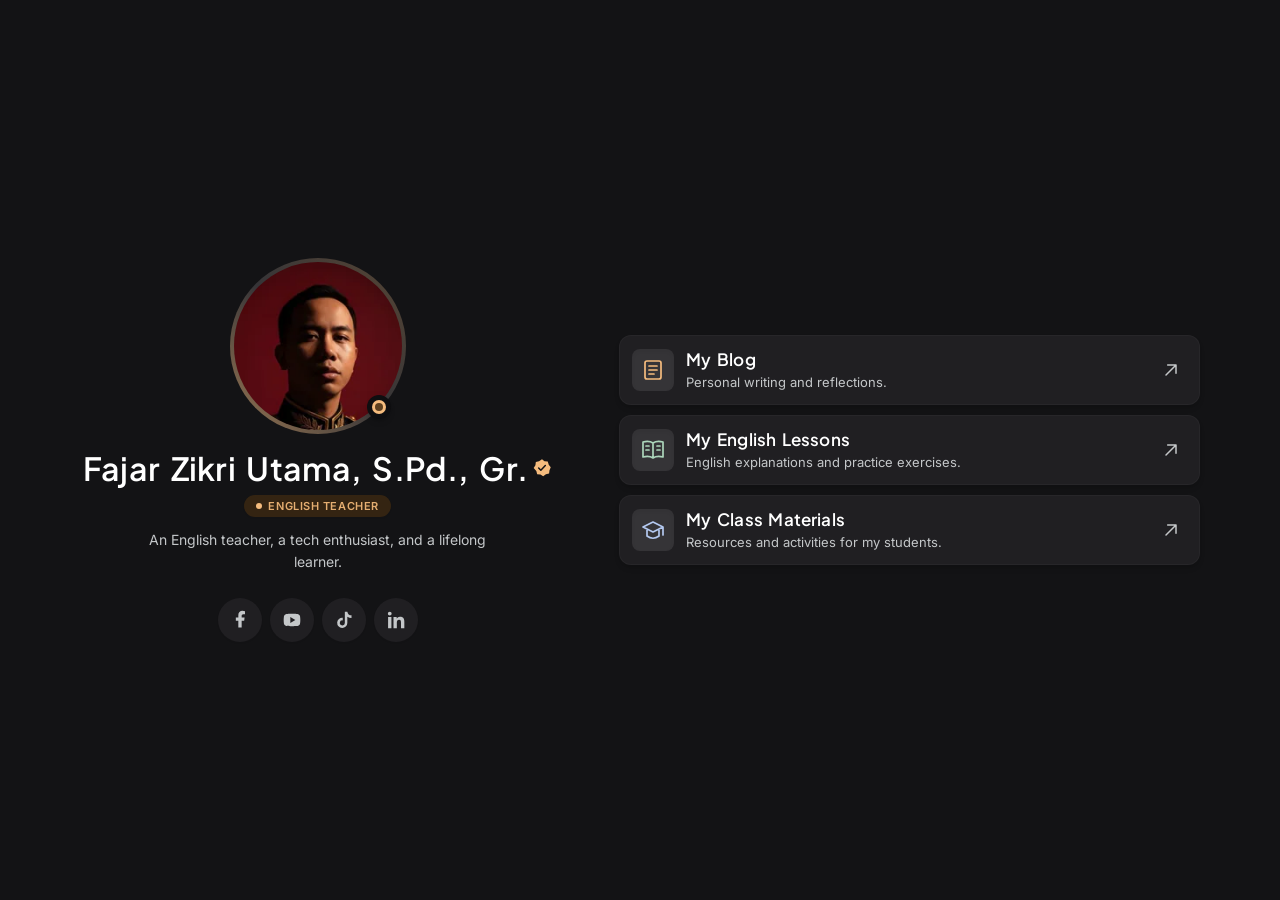
<file: index.html>
<!DOCTYPE html><html class="dark" lang="en" style="">
<head>
<meta name="robots" content="index, follow, max-image-preview:large">
<meta charset="utf-8"><meta content="width=device-width, initial-scale=1.0, viewport-fit=cover" name="viewport"><meta content="mobile_tab" name="shell-type"><title>Fajar Zikri Utama - English Teacher and Tech Enthusiast</title>
<meta name="description" content="Website resmi Fajar Zikri Utama (Fajar Zikri), S.Pd., Gr., guru Bahasa Inggris dan penggemar teknologi. Temukan blog, materi belajar, dan profil sosialnya.">
<link rel="canonical" href="https://fajarzikri.my.id/">
<meta name="author" content="Fajar Zikri Utama">

<meta property="og:type" content="profile">
<meta property="og:url" content="https://fajarzikri.my.id/">
<meta property="og:site_name" content="Fajar Zikri Utama">
<meta property="og:title" content="Fajar Zikri Utama - English Teacher and Tech Enthusiast">
<meta property="og:description" content="Website resmi Fajar Zikri Utama (Fajar Zikri), S.Pd., Gr., guru Bahasa Inggris dan penggemar teknologi. Temukan blog, materi belajar, dan profil sosialnya.">
<meta property="og:image" content="https://fajarzikri.my.id/assets/foto-profil.jpg">
<meta property="og:image:width" content="832">
<meta property="og:image:height" content="1248">
<meta property="og:image:alt" content="Fajar Zikri Utama, English Teacher">
<meta name="twitter:card" content="summary">
<meta name="twitter:title" content="Fajar Zikri Utama - English Teacher and Tech Enthusiast">
<meta name="twitter:description" content="Website resmi Fajar Zikri Utama (Fajar Zikri), S.Pd., Gr., guru Bahasa Inggris dan penggemar teknologi. Temukan blog, materi belajar, dan profil sosialnya.">
<meta name="twitter:image" content="https://fajarzikri.my.id/assets/foto-profil.jpg">
<meta name="twitter:image:alt" content="Fajar Zikri Utama, English Teacher">
<script type="application/ld+json">
{
  "@context": "https://schema.org",
  "@type": "ProfilePage",
  "@id": "https://fajarzikri.my.id/#profile",
  "url": "https://fajarzikri.my.id/",
  "name": "Fajar Zikri Utama, S.Pd., Gr.",
  "inLanguage": "en",
  "mainEntity": {
    "@type": "Person",
    "@id": "https://fajarzikri.my.id/#person",
    "name": "Fajar Zikri Utama",
    "alternateName": "Fajar Zikri",
    "honorificSuffix": "S.Pd., Gr.",
    "url": "https://fajarzikri.my.id/",
    "image": "https://fajarzikri.my.id/assets/foto-profil.jpg",
    "jobTitle": "English Teacher",
    "description": "An English teacher, a tech enthusiast, and a lifelong learner.",
    "sameAs": [
      "https://www.facebook.com/FajarZikri",
      "https://www.youtube.com/@FajarZikri",
      "https://www.tiktok.com/@fajarzikriutama",
      "https://www.linkedin.com/in/fajarzikriutama"
    ]
  }
}
</script>
<meta name="theme-color" content="#131315">
<link rel="icon" href="assets/favicon.svg" type="image/svg+xml">
<link rel="preconnect" href="https://fonts.googleapis.com">
<link rel="preconnect" href="https://fonts.gstatic.com" crossorigin>
<link rel="stylesheet" href="https://fonts.googleapis.com/css2?family=Inter:wght@400;600&amp;family=Plus+Jakarta+Sans:wght@600&amp;display=swap">
<link rel="stylesheet" href="tailwind.css">
<link rel="stylesheet" href="style.css">
</head>
<body class="bg-surface text-on-surface font-body-md text-body-md antialiased selection:bg-secondary-container selection:text-on-secondary-container flex flex-col min-h-screen">
<main id="identity" class="flex-1 flex flex-col relative w-full pt-16 pb-20 bg-surface">
<div class="profile-shell flex flex-col w-full px-gutter max-w-lg mx-auto py-space-md">
<div class="profile-intro relative w-full flex flex-col items-center text-center">
<!-- Avatar Container with refined visual prestige -->
<div class="profile-photo relative mb-space-md">
<div class="profile-avatar w-24 h-24 rounded-full p-1 bg-gradient-to-tr from-secondary/60 via-surface-variant to-secondary/30">
<picture>
  <source type="image/webp"
    srcset="assets/foto-profil-192.webp 192w, assets/foto-profil-352.webp 352w, assets/foto-profil-528.webp 528w"
    sizes="(min-width: 1024px) and (max-height: 740px) 144px, (min-width: 1024px) 168px, clamp(96px, calc(18svh - 8px), 136px)">
  <img class="w-full h-full object-cover rounded-full" alt="Portrait of Fajar Zikri Utama" src="assets/foto-profil.jpg" width="832" height="1248" fetchpriority="high" decoding="async">
</picture>
</div>
<!-- Availability Indicator -->
<div class="profile-status absolute flex items-center justify-center w-6 h-6 rounded-full bg-surface-container-lowest shadow-md" aria-hidden="true">
<span class="w-3.5 h-3.5 rounded-full bg-secondary flex items-center justify-center">
<span class="w-2 h-2 rounded-full bg-on-secondary-fixed animate-ping opacity-75"></span>
</span>
</div>
</div>
<!-- Identity & Verified Badge -->
<div class="flex items-center justify-center gap-space-xs mb-space-xs">
<h1 class="profile-name font-headline-lg-mobile text-headline-lg-mobile text-primary">Fajar Zikri Utama, S.Pd., Gr.</h1>
<svg class="profile-badge text-secondary shrink-0" width="20" height="20" viewBox="0 0 24 24" aria-hidden="true" focusable="false">
  <path fill="currentColor" d="M12 1.5 15 4l3.9.3 1.2 3.7 2.4 3-1.5 3.6-.5 3.9-3.8 1-3.3 2.5-3.3-2.1-3.9-.5-1-3.8L2 12l2.1-3.3.5-3.9 3.8-1Z"/>
  <path d="m8 12 2.6 2.6L16 9" fill="none" stroke="#131315" stroke-width="1.8" stroke-linecap="round" stroke-linejoin="round"/>
</svg>
</div>
<!-- Status Tag Pill -->
<div class="inline-flex items-center gap-1.5 px-3 py-1 rounded-full bg-secondary-container/40 text-on-secondary-container shadow-sm mb-space-md">
<span class="w-1.5 h-1.5 rounded-full bg-secondary"></span>
<span class="font-label-sm text-label-sm uppercase tracking-wider font-semibold">English Teacher</span>
</div>
<!-- Bio Description -->
<p class="font-body-md text-body-md text-on-surface-variant max-w-sm mb-space-lg leading-relaxed">
      An English teacher, a tech enthusiast, and a lifelong learner.
    </p>
<!-- Social Icon Shortcut Strip -->
<nav class="social-links flex items-center justify-center gap-space-sm mb-space-xl w-full" aria-label="Social media">
<a aria-label="Facebook Fajar Zikri Utama (opens in a new tab)" class="social-shortcut w-11 h-11 rounded-full bg-surface-container flex items-center justify-center text-on-surface-variant hover:text-secondary hover:bg-surface-container-high transition-all active:scale-95 shadow-sm" href="https://www.facebook.com/FajarZikri" target="_blank" rel="noopener noreferrer" title="Facebook">
<svg class="social-brand-icon" viewBox="0 0 24 24" aria-hidden="true" focusable="false"><path d="M14 21v-8h3l.5-4H14V7c0-1 .4-2 2-2h2V1.5A22 22 0 0 0 15 1c-3 0-5 2-5 5v3H7v4h3v8z"/></svg>
</a>
<a aria-label="YouTube Fajar Zikri Utama (opens in a new tab)" class="social-shortcut w-11 h-11 rounded-full bg-surface-container flex items-center justify-center text-on-surface-variant hover:text-secondary hover:bg-surface-container-high transition-all active:scale-95 shadow-sm" href="https://www.youtube.com/@FajarZikri" target="_blank" rel="noopener noreferrer" title="YouTube">
<svg class="social-brand-icon" viewBox="0 0 24 24" aria-hidden="true" focusable="false"><path d="M21.6 7.1a3 3 0 0 0-2.1-2.1C17.6 4.5 12 4.5 12 4.5S6.4 4.5 4.5 5a3 3 0 0 0-2.1 2.1A31 31 0 0 0 2 12a31 31 0 0 0 .4 4.9A3 3 0 0 0 4.5 19c1.9.5 7.5.5 7.5.5s5.6 0 7.5-.5a3 3 0 0 0 2.1-2.1A31 31 0 0 0 22 12a31 31 0 0 0-.4-4.9ZM10 15.5v-7l6 3.5z"/></svg>
</a>
<a aria-label="TikTok Fajar Zikri Utama (opens in a new tab)" class="social-shortcut w-11 h-11 rounded-full bg-surface-container flex items-center justify-center text-on-surface-variant hover:text-secondary hover:bg-surface-container-high transition-all active:scale-95 shadow-sm" href="https://www.tiktok.com/@fajarzikriutama" target="_blank" rel="noopener noreferrer" title="TikTok">
<svg class="social-brand-icon" viewBox="0 0 24 24" aria-hidden="true" focusable="false"><path d="M16 2h-3v13.5a3 3 0 1 1-2.5-3V9.4a6.1 6.1 0 1 0 5.5 6.1V8a9 9 0 0 0 5 1.5V6.4A5.3 5.3 0 0 1 16 2Z"/></svg>
</a>
<a aria-label="LinkedIn Fajar Zikri Utama (opens in a new tab)" class="social-shortcut w-11 h-11 rounded-full bg-surface-container flex items-center justify-center text-on-surface-variant hover:text-secondary hover:bg-surface-container-high transition-all active:scale-95 shadow-sm" href="https://www.linkedin.com/in/fajarzikriutama" target="_blank" rel="noopener noreferrer" title="LinkedIn">
<svg class="social-brand-icon" viewBox="0 0 24 24" aria-hidden="true" focusable="false"><path d="M4.5 2a2.3 2.3 0 1 0 0 4.6 2.3 2.3 0 0 0 0-4.6ZM2.5 8.5h4V22h-4ZM9 8.5h3.8v1.8h.1a4.4 4.4 0 0 1 4-2.1c4.2 0 5.1 2.7 5.1 6.2V22h-4v-6.7c0-1.6 0-3.7-2.3-3.7s-2.7 1.8-2.7 3.6V22H9Z"/></svg>
</a>
</nav>
</div>
<!-- Tautan utama dari fajarzikri.my.id -->
<div class="links-panel">
<span id="new-tab" class="sr-only">opens in a new tab</span>
<nav id="links" class="flex flex-col gap-space-md w-full" aria-label="My websites">
<a class="group relative flex items-center justify-between p-space-md rounded-xl bg-surface-container hover:bg-surface-container-high active:scale-[0.99] transition-all duration-200 shadow-md" aria-labelledby="blog-title new-tab" aria-describedby="blog-description" href="https://blog.fajarzikri.my.id/" target="_blank" rel="noopener noreferrer">
<div class="flex items-center gap-space-md min-w-0">
<div class="w-12 h-12 rounded-lg bg-surface-container-highest text-secondary flex items-center justify-center shrink-0 shadow-inner group-hover:scale-105 transition-transform">
<svg class="destination-icon icon-article" viewBox="0 0 24 24" aria-hidden="true"><rect x="4" y="3" width="16" height="18" rx="2"/><path d="M8 8h8M8 12h8M8 16h5"/></svg>
</div>
<div class="flex flex-col min-w-0 text-left">
<span id="blog-title" class="menu-title font-headline-md text-headline-md text-primary">My Blog</span>
<span id="blog-description" class="menu-description text-on-surface-variant">Personal writing and reflections.</span>
</div>
</div>
<div class="w-8 h-8 rounded-full flex items-center justify-center text-on-surface-variant group-hover:text-secondary group-hover:translate-x-1 transition-all shrink-0">
<svg width="20" height="20" viewBox="0 0 24 24" fill="none" stroke="currentColor" stroke-width="1.8" stroke-linecap="round" stroke-linejoin="round" aria-hidden="true" focusable="false"><path d="M6 18 18 6M8 6h10v10"/></svg>
</div>
</a>
<a class="group relative flex items-center justify-between p-space-md rounded-xl bg-surface-container hover:bg-surface-container-high active:scale-[0.99] transition-all duration-200 shadow-md" aria-labelledby="english-title new-tab" aria-describedby="english-description" href="https://english.fajarzikri.my.id/" target="_blank" rel="noopener noreferrer">
<div class="flex items-center gap-space-md min-w-0">
<div class="w-12 h-12 rounded-lg bg-surface-container-highest text-secondary flex items-center justify-center shrink-0 shadow-inner group-hover:scale-105 transition-transform">
<svg class="destination-icon icon-menu_book" viewBox="0 0 24 24" aria-hidden="true"><path d="M12 5c-3-2-6-2-10-1v15c4-1 7-1 10 1 3-2 6-2 10-1V4c-4-1-7-1-10 1Zm0 0v15M5 8h3M5 12h3M16 8h3M16 12h3"/></svg>
</div>
<div class="flex flex-col min-w-0 text-left">
<span id="english-title" class="menu-title font-headline-md text-headline-md text-primary">My English Lessons</span>
<span id="english-description" class="menu-description text-on-surface-variant">English explanations and practice exercises.</span>
</div>
</div>
<div class="w-8 h-8 rounded-full flex items-center justify-center text-on-surface-variant group-hover:text-secondary group-hover:translate-x-1 transition-all shrink-0">
<svg width="20" height="20" viewBox="0 0 24 24" fill="none" stroke="currentColor" stroke-width="1.8" stroke-linecap="round" stroke-linejoin="round" aria-hidden="true" focusable="false"><path d="M6 18 18 6M8 6h10v10"/></svg>
</div>
</a>
<a class="group relative flex items-center justify-between p-space-md rounded-xl bg-surface-container hover:bg-surface-container-high active:scale-[0.99] transition-all duration-200 shadow-md" aria-labelledby="class-title new-tab" aria-describedby="class-description" href="https://class.fajarzikri.my.id/" target="_blank" rel="noopener noreferrer">
<div class="flex items-center gap-space-md min-w-0">
<div class="w-12 h-12 rounded-lg bg-surface-container-highest text-secondary flex items-center justify-center shrink-0 shadow-inner group-hover:scale-105 transition-transform">
<svg class="destination-icon icon-school" viewBox="0 0 24 24" aria-hidden="true"><path d="m2 9 10-5 10 5-10 5L2 9Zm4 3v6c4 3 8 3 12 0v-6M22 9v8"/></svg>
</div>
<div class="flex flex-col min-w-0 text-left">
<span id="class-title" class="menu-title font-headline-md text-headline-md text-primary">My Class Materials</span>
<span id="class-description" class="menu-description text-on-surface-variant">Resources and activities for my students.</span>
</div>
</div>
<div class="w-8 h-8 rounded-full flex items-center justify-center text-on-surface-variant group-hover:text-secondary group-hover:translate-x-1 transition-all shrink-0">
<svg width="20" height="20" viewBox="0 0 24 24" fill="none" stroke="currentColor" stroke-width="1.8" stroke-linecap="round" stroke-linejoin="round" aria-hidden="true" focusable="false"><path d="M6 18 18 6M8 6h10v10"/></svg>
</div>
</a>
</nav>
</div>
</div>
</main>
</body>
</html>
</file>
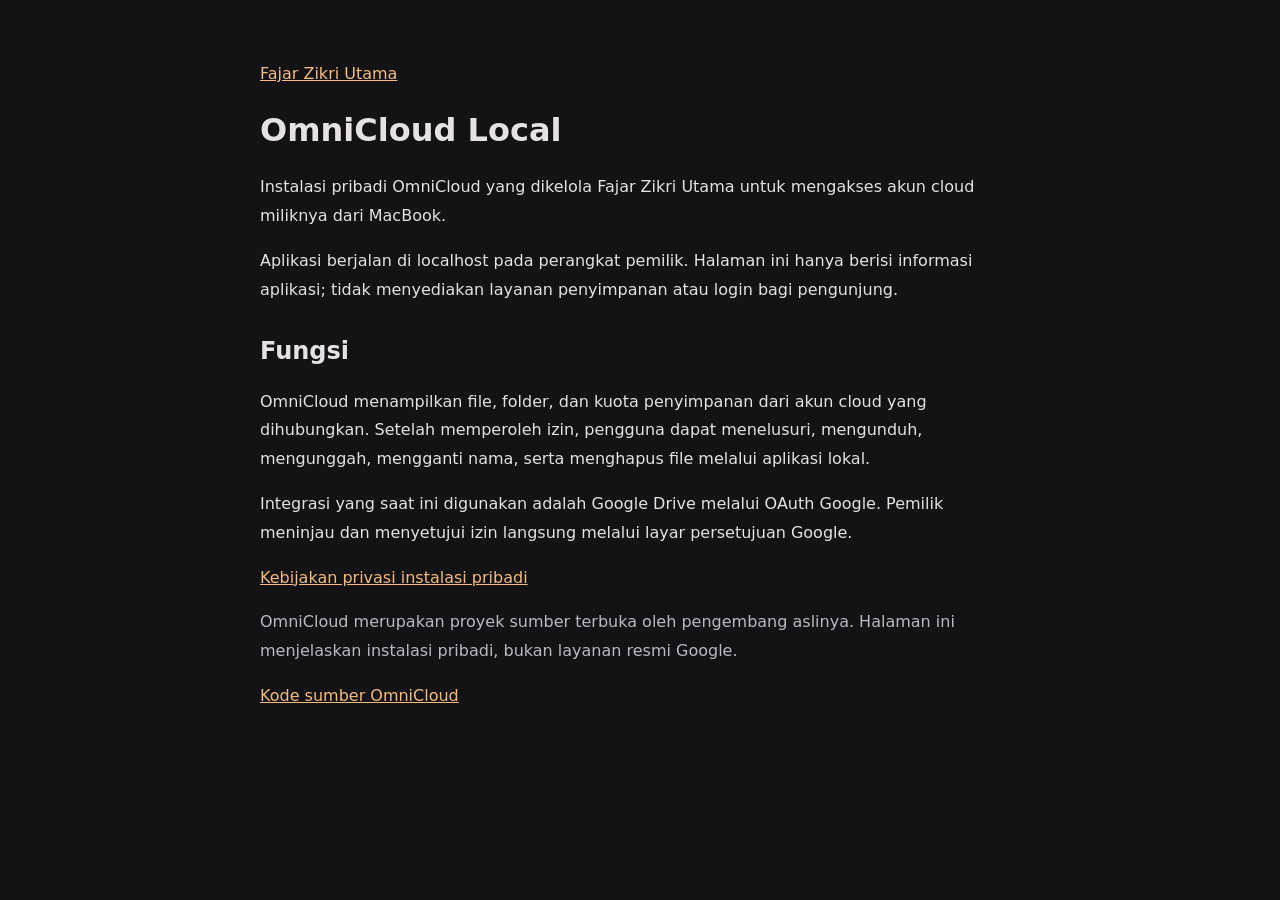
<file: omnicloud/index.html>
<!doctype html><html lang="id"><head><meta charset="utf-8"><meta name="viewport" content="width=device-width, initial-scale=1"><title>Informasi aplikasi — OmniCloud Local</title><style>body{max-width:760px;margin:60px auto;padding:0 24px;background:#131315;color:#e5e1e4;font:16px/1.8 system-ui,sans-serif}a{color:#f5bc7e}h1,h2{line-height:1.3}h2{margin-top:32px}.note{color:#bdb8bd}</style></head><body><a href="https://fajarzikri.my.id/">Fajar Zikri Utama</a><h1>OmniCloud Local</h1><p>Instalasi pribadi OmniCloud yang dikelola Fajar Zikri Utama untuk mengakses akun cloud miliknya dari MacBook.</p><p>Aplikasi berjalan di localhost pada perangkat pemilik. Halaman ini hanya berisi informasi aplikasi; tidak menyediakan layanan penyimpanan atau login bagi pengunjung.</p><h2>Fungsi</h2><p>OmniCloud menampilkan file, folder, dan kuota penyimpanan dari akun cloud yang dihubungkan. Setelah memperoleh izin, pengguna dapat menelusuri, mengunduh, mengunggah, mengganti nama, serta menghapus file melalui aplikasi lokal.</p><p>Integrasi yang saat ini digunakan adalah Google Drive melalui OAuth Google. Pemilik meninjau dan menyetujui izin langsung melalui layar persetujuan Google.</p><p><a href="privacy.html">Kebijakan privasi instalasi pribadi</a></p><p class="note">OmniCloud merupakan proyek sumber terbuka oleh pengembang aslinya. Halaman ini menjelaskan instalasi pribadi, bukan layanan resmi Google.</p><p><a href="https://github.com/dimartarmizi/OmniCloud">Kode sumber OmniCloud</a></p></body></html>
</file>
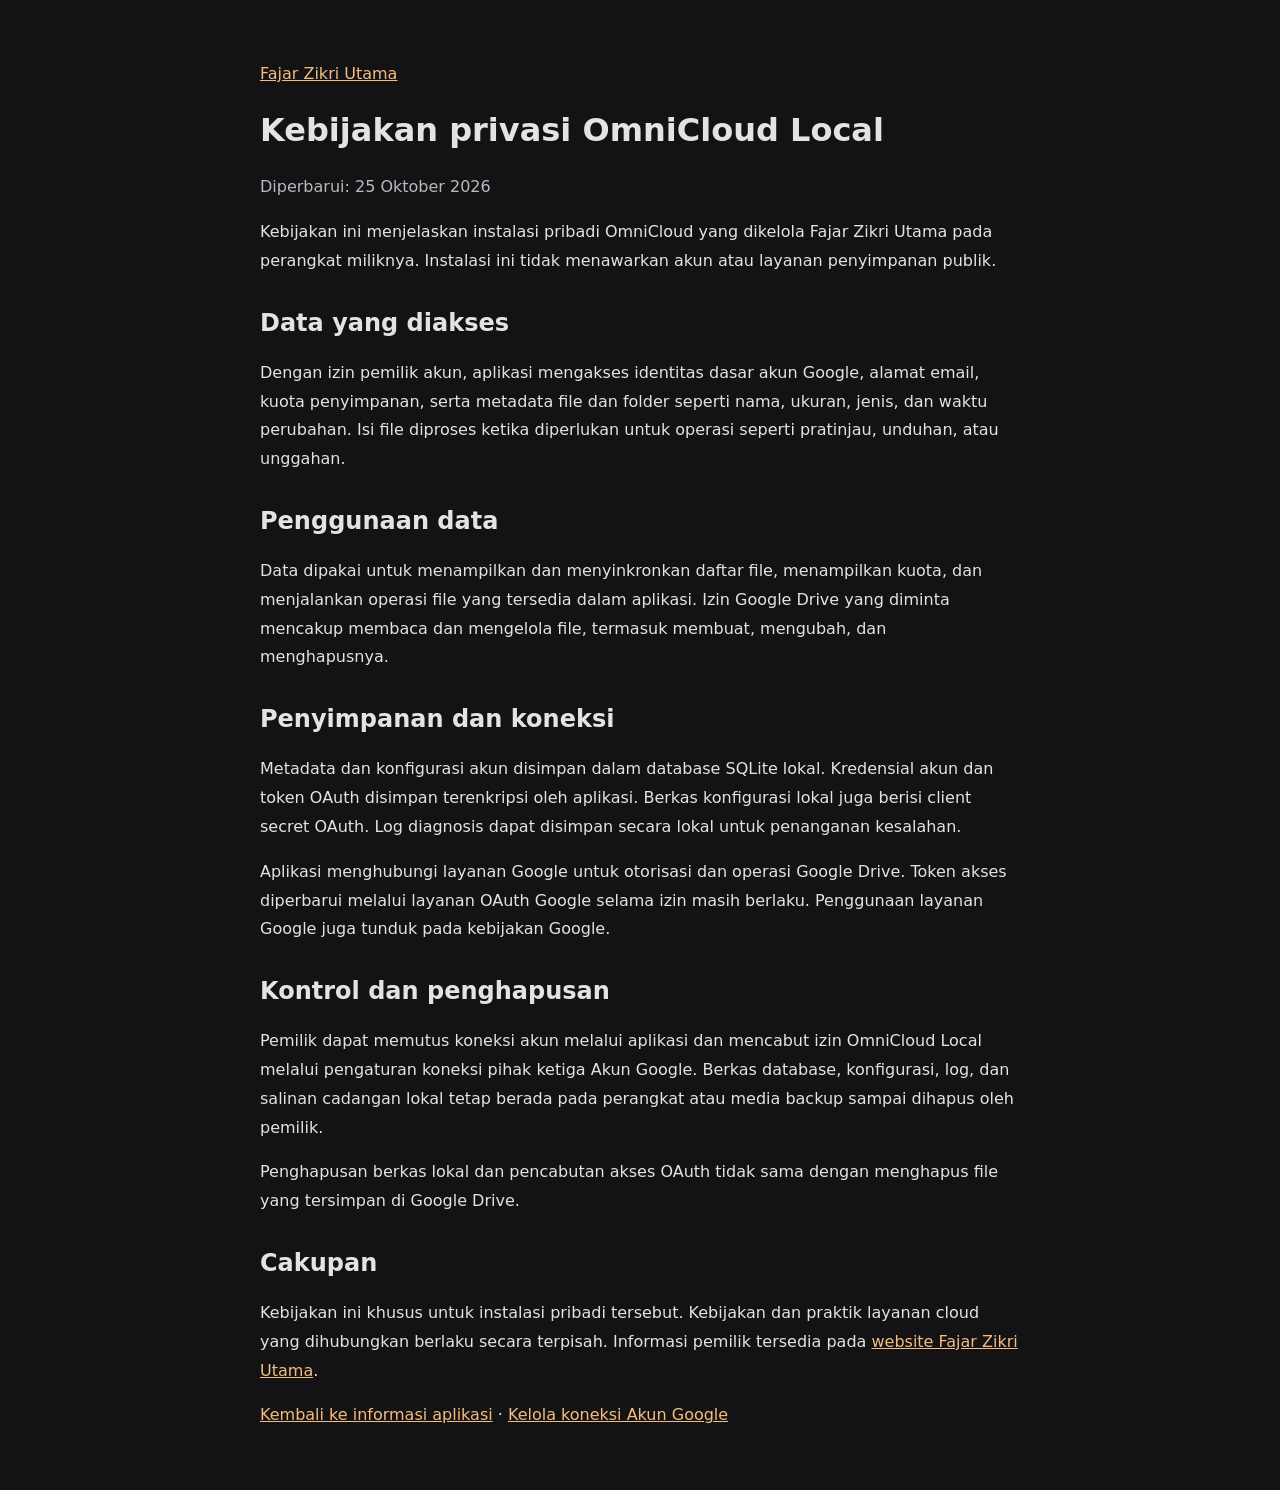
<file: omnicloud/privacy.html>
<!doctype html><html lang="id"><head><meta charset="utf-8"><meta name="viewport" content="width=device-width, initial-scale=1"><title>Kebijakan privasi — OmniCloud Local</title><style>body{max-width:760px;margin:60px auto;padding:0 24px;background:#131315;color:#e5e1e4;font:16px/1.8 system-ui,sans-serif}a{color:#f5bc7e}h1,h2{line-height:1.3}h2{margin-top:32px}.note{color:#bdb8bd}</style></head><body><a href="https://fajarzikri.my.id/">Fajar Zikri Utama</a><h1>Kebijakan privasi OmniCloud Local</h1><p class="note">Diperbarui: 25 Oktober 2026</p><p>Kebijakan ini menjelaskan instalasi pribadi OmniCloud yang dikelola Fajar Zikri Utama pada perangkat miliknya. Instalasi ini tidak menawarkan akun atau layanan penyimpanan publik.</p><h2>Data yang diakses</h2><p>Dengan izin pemilik akun, aplikasi mengakses identitas dasar akun Google, alamat email, kuota penyimpanan, serta metadata file dan folder seperti nama, ukuran, jenis, dan waktu perubahan. Isi file diproses ketika diperlukan untuk operasi seperti pratinjau, unduhan, atau unggahan.</p><h2>Penggunaan data</h2><p>Data dipakai untuk menampilkan dan menyinkronkan daftar file, menampilkan kuota, dan menjalankan operasi file yang tersedia dalam aplikasi. Izin Google Drive yang diminta mencakup membaca dan mengelola file, termasuk membuat, mengubah, dan menghapusnya.</p><h2>Penyimpanan dan koneksi</h2><p>Metadata dan konfigurasi akun disimpan dalam database SQLite lokal. Kredensial akun dan token OAuth disimpan terenkripsi oleh aplikasi. Berkas konfigurasi lokal juga berisi client secret OAuth. Log diagnosis dapat disimpan secara lokal untuk penanganan kesalahan.</p><p>Aplikasi menghubungi layanan Google untuk otorisasi dan operasi Google Drive. Token akses diperbarui melalui layanan OAuth Google selama izin masih berlaku. Penggunaan layanan Google juga tunduk pada kebijakan Google.</p><h2>Kontrol dan penghapusan</h2><p>Pemilik dapat memutus koneksi akun melalui aplikasi dan mencabut izin OmniCloud Local melalui pengaturan koneksi pihak ketiga Akun Google. Berkas database, konfigurasi, log, dan salinan cadangan lokal tetap berada pada perangkat atau media backup sampai dihapus oleh pemilik.</p><p>Penghapusan berkas lokal dan pencabutan akses OAuth tidak sama dengan menghapus file yang tersimpan di Google Drive.</p><h2>Cakupan</h2><p>Kebijakan ini khusus untuk instalasi pribadi tersebut. Kebijakan dan praktik layanan cloud yang dihubungkan berlaku secara terpisah. Informasi pemilik tersedia pada <a href="https://fajarzikri.my.id/">website Fajar Zikri Utama</a>.</p><p><a href="index.html">Kembali ke informasi aplikasi</a> · <a href="https://myaccount.google.com/connections">Kelola koneksi Akun Google</a></p></body></html>
</file>
<file: style.css>
@layer base{html,body{width:100%;margin:0;padding:0;min-height:100%;}body{-webkit-tap-highlight-color:transparent;}.pb-safe{padding-bottom:env(safe-area-inset-bottom,0px);}.pt-safe{padding-top:env(safe-area-inset-top,0px);}}
/* Penyesuaian untuk identitas dan layar kecil. */
html { scroll-padding-top: 24px; overflow-x: hidden; overflow-y: auto; }
body { overflow: visible; }
.links-panel { width: 100%; min-width: 0; }
h1 { max-width: 100%; text-wrap: balance; }
.profile-intro .profile-avatar { width: 144px; height: 144px; }
/* Geser area crop ke atas agar pusat wajah sejajar dengan pusat lingkaran. */
.profile-avatar img {
  display: block;
  width: 100%;
  height: 100%;
  object-fit: cover;
  object-position: 50% 5%;
}
/* Titik mengikuti lingkaran foto pada arah kanan bawah, berapa pun ukuran foto. */
.profile-intro .profile-photo { position: relative; width: max-content; flex-shrink: 0; }
.profile-photo .profile-status {
  position: absolute;
  top: 85%;
  left: 85%;
  right: auto;
  bottom: auto;
  transform: translate(-50%, -50%);
  z-index: 1;
}
.profile-intro .profile-name {
  letter-spacing: 0.01em;
  word-spacing: 0.12em;
  line-height: 1.4;
}
a:focus-visible { outline: 2px solid #f5bc7e; outline-offset: 4px; }
a[aria-disabled="true"] { cursor: default; }
.section-anchor { display: block; height: 0; margin-top: -12px; }
.placeholder-note { margin: 18px 8px 0; color: #8e9193; font-size: 11px; line-height: 1.7; text-align: center; }
/* Nama lengkap tetap terbaca, termasuk pada kartu sosial. */
.truncate { overflow: visible; text-overflow: clip; white-space: normal; overflow-wrap: anywhere; }
@media (max-width: 380px) {
  .text-headline-md { font-size: 17px; line-height: 24px; }
  .text-label-sm { font-size: 10px; }
}
@media (prefers-reduced-motion: reduce) {
  *, *::before, *::after { animation: none !important; transition: none !important; }
}

/* Navigasi bawah dihapus; ruang bawah tidak lagi perlu menampung bilah menu. */
#identity { padding-bottom: 32px; }

/* Desktop: identitas di kiri dan seluruh tautan di kanan dalam satu layar.
   Tinggi tetap mengikuti isi untuk menjaga akses saat zoom atau layar sangat pendek. */
@media (min-width: 1024px) {
  #identity { min-height: 100svh; justify-content: center; padding: 24px 32px; }
  #identity > .profile-shell {
    display: grid;
    grid-template-columns: minmax(0, .9fr) minmax(0, 1.1fr);
    grid-template-rows: minmax(min-content, 1fr);
    min-height: calc(100svh - 48px);
    column-gap: clamp(36px, 5vw, 80px);
    row-gap: 12px;
    max-width: 1120px;
    padding: 0;
    align-items: center;
  }
  .profile-intro { grid-column: 1; grid-row: 1; }
  .links-panel { grid-column: 2; grid-row: 1; }
  .profile-intro .profile-avatar { width: 176px; height: 176px; }
  .profile-intro h1 { font-size: 32px; line-height: 1.3; }
  .profile-intro > p { margin-bottom: 24px; }
  .profile-intro > .social-links { margin-bottom: 0; }
  #links { grid-column: 2; grid-row: 1; gap: 10px; }
  #links > a { min-height: 70px; padding: 12px; }
  #links .text-headline-md { font-size: 17px; line-height: 24px; }
  #links > a > div:first-child > div:first-child { width: 42px; height: 42px; }
  .section-anchor { display: none; }
  .links-panel > .placeholder-note { margin: 12px 0 0; }
}

/* Laptop dengan area tampilan lebih pendek: rapatkan jarak, tetap tampilkan semua kartu. */
@media (min-width: 1024px) and (max-height: 740px) {
  #identity { padding-top: 16px; padding-bottom: 16px; }
  #identity > .profile-shell { min-height: calc(100svh - 32px); }
  #links { gap: 8px; }
  #links > a { min-height: 62px; padding: 10px 12px; }
  .profile-intro .profile-avatar { width: 152px; height: 152px; }
  .profile-intro h1 { font-size: 28px; }
  .profile-intro > p { margin-bottom: 16px; }
}

/* Ikon merek sosial lokal, mengikuti warna tema dan status hover. */
.social-shortcut .social-brand-icon { width: 20px; height: 20px; fill: currentColor; }

/* Spasi judul menu tetap jelas di desktop dan ponsel. */
#links .menu-title {
  letter-spacing: 0.01em;
  word-spacing: 0.14em;
  line-height: 1.4;
}

.menu-description { font-size: 0.8125rem; line-height: 1.35; margin-top: 2px; }

/* Ponsel: susun seluruh isi dalam tinggi layar, termasuk area aman perangkat. */
@media (max-width: 1023px) {
  html, body { width: 100%; max-width: 100%; }
  #identity {
    min-height: 100svh;
    padding: max(12px, env(safe-area-inset-top)) max(16px, env(safe-area-inset-right)) max(12px, env(safe-area-inset-bottom)) max(16px, env(safe-area-inset-left));
    overflow-x: clip;
  }
  #identity > .profile-shell {
    max-width: 480px;
    min-width: 0;
    min-height: calc(100svh - max(12px, env(safe-area-inset-top)) - max(12px, env(safe-area-inset-bottom)));
    padding: 0;
    gap: clamp(10px, 2svh, 18px);
  }
  .profile-shell > .profile-intro { margin-top: auto; min-width: 0; }
  .profile-shell > .links-panel { margin-bottom: auto; }
  .profile-intro > .absolute { right: 0; max-width: 100%; }
  .profile-intro .profile-photo { margin-bottom: clamp(8px, 1.5svh, 12px); }
  .profile-intro .profile-avatar {
    width: clamp(104px, 18svh, 144px);
    height: clamp(104px, 18svh, 144px);
  }
  .profile-intro .profile-name { font-size: clamp(18px, 3svh, 22px); line-height: 1.35; min-width: 0; }
  .profile-intro > .inline-flex { margin-bottom: clamp(8px, 1.5svh, 12px); }
  .profile-intro > p { font-size: 0.875rem; line-height: 1.5; margin-bottom: clamp(10px, 2svh, 16px); }
  .profile-intro > .social-links { margin-bottom: 0; }
  #links { gap: clamp(8px, 1.5svh, 12px); }
  #links > a { min-width: 0; min-height: 56px; padding: clamp(8px, 1.5svh, 12px); }
  #links > a > div:first-child { gap: 12px; }
  #links > a > div:first-child > div:first-child { width: 40px; height: 40px; }
  #links .menu-title { font-size: clamp(16px, 2.5svh, 20px); overflow-wrap: break-word; }
}

/* Layar pendek: rapatkan isi, tanpa memotong tautan atau mengunci scroll saat zoom. */
@media (max-width: 1023px) and (max-height: 620px) {
  #identity { padding-top: max(8px, env(safe-area-inset-top)); padding-bottom: max(8px, env(safe-area-inset-bottom)); }
  #identity > .profile-shell { min-height: calc(100svh - max(8px, env(safe-area-inset-top)) - max(8px, env(safe-area-inset-bottom))); gap: 10px; }
  #links > a { min-height: 50px; padding: 7px 10px; }
  #links > a > div:first-child > div:first-child { width: 36px; height: 36px; }
}

/* Tampilan yang disetujui dari preview lokal. */
:root { color-scheme: dark; }
/* Foto tanpa bayangan atau cahaya latar. */
.profile-intro .profile-avatar { box-shadow: none; filter: none; }
.destination-icon { width: 24px; height: 24px; fill: none; stroke: currentColor; stroke-width: 1.7; stroke-linecap: round; stroke-linejoin: round; }
.icon-article { color: #f5bc7e; }
.icon-menu_book { color: #acd6bb; }
.icon-school { color: #b3c8ef; }
#links > a { border: 1px solid #ffffff08; transition: transform .22s ease, background-color .22s ease, box-shadow .22s ease, border-color .22s ease; }
@media (hover: hover) {
  #links > a:hover { transform: translateY(-3px); border-color: #f5bc7e55; box-shadow: 0 10px 30px #00000025; }
  .social-shortcut:hover { transform: translateY(-3px); box-shadow: 0 5px 16px #00000025; }
}
#links > a:active, .social-shortcut:active { transform: scale(.97); }
.social-shortcut { transition: transform .2s ease, color .2s ease, background-color .2s ease; }
@keyframes arrive { from { opacity: 0; transform: translateY(10px); } to { opacity: 1; transform: translateY(0); } }
.profile-intro { animation: arrive .65s ease-out both; }
#links > a { animation: arrive .55s ease-out backwards; }
#links > a:nth-child(1) { animation-delay: .12s; }
#links > a:nth-child(2) { animation-delay: .20s; }
#links > a:nth-child(3) { animation-delay: .28s; }
@media (prefers-reduced-motion: reduce) {
  .profile-intro, #links > a { animation: none; }
  #links > a, .social-shortcut { transition: none; }
}
</file>
